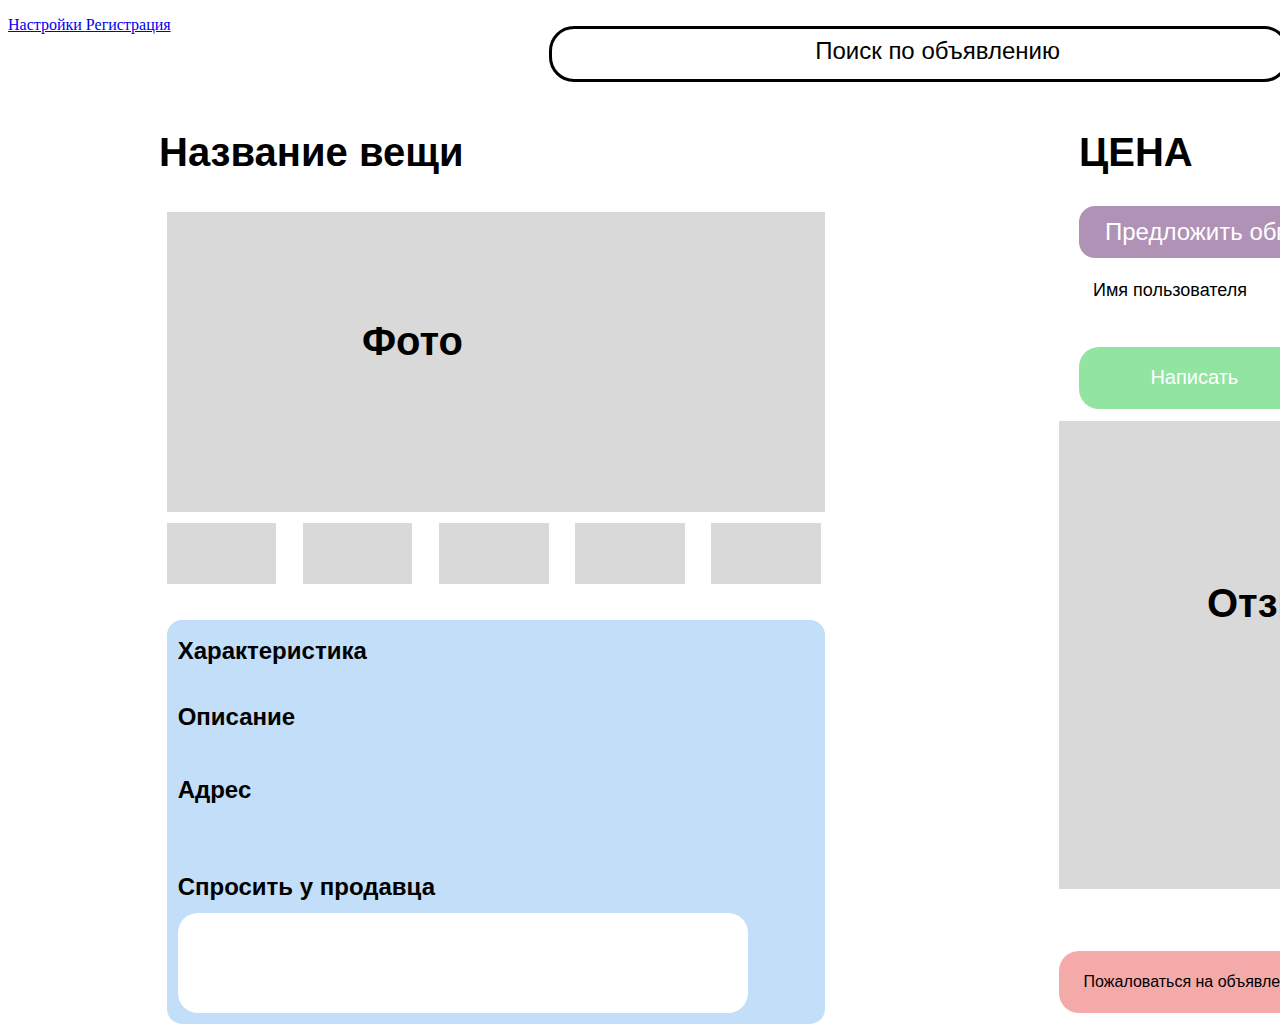
<file: about.html>
<!DOCTYPE html>
<html lang="ru">
<head>
    <meta charset="UTF-8">
    <meta name="viewport" content="width, intial-scale=1.0">
    <meta http-equiv="X-UA-Compatible" content="IE-edge">
    <title>Mvll</title>
</head>
<body>
<p><div data-layer="Объявление" style="width: 100%; height: 100%; position: relative; background: white">
    <div data-layer="Group 6" class="Group6" style="width: 1371.26px; height: 50px; left: 541px; top: 10px; position: absolute">
    <div data-layer="Group 3" class="Group3" style="width: 987.09px; height: 50px; left: 0px; top: 0px; position: absolute">
    <div data-layer="Rectangle 5" class="Rectangle5" style="width: 733.98px; height: 50px; left: 0px; top: 0px; position: absolute; background: white; border-radius: 25px; border: 3px black solid"></div>
    <div data-layer="Поиск по объявлению" style="width: 720.87px; height: 27.50px; left: 266.21px; top: 11px; position: absolute; color: black; font-size: 24px; font-family: Arial; font-weight: 400; word-wrap: break-word">Поиск по объявлению</div>
    </div>
    <div data-layer="Group 4" class="Group4" style="width: 628.54px; height: 50px; left: 742.72px; top: 0px; position: absolute">
    <div data-layer="Rectangle 6" class="Rectangle6" style="width: 157.28px; height: 50px; left: 0px; top: 0px; position: absolute; background: #92E4A1; border-radius: 20px; border: 3px black solid"></div>
    <div data-layer="Найти" style="width: 139.81px; height: 20px; left: 488.74px; top: 14.50px; position: absolute; text-align: center; color: white; font-size: 24px; font-family: Arial; font-weight: 400; line-height: 64px; word-wrap: break-word">Найти</div>
    </div>
    </div>
    <div data-layer="Название вещи" style="width: 335px; left: 151px; top: 114px; position: absolute; color: black; font-size: 40px; font-family: Arial; font-weight: 700; word-wrap: break-word">Название вещи</div>
    <div data-layer="Group 23" class="Group23" style="width: 658.32px; height: 372px; left: 158.68px; top: 196px; position: absolute">
    <div data-layer="Rectangle 34" class="Rectangle34" style="width: 658.32px; height: 300px; left: 0px; top: 0px; position: absolute; background: #D9D9D9"></div>
    <div data-layer="Фото" style="width: 195.30px; height: 58px; left: 195.30px; top: 107px; position: absolute; color: black; font-size: 40px; font-family: Arial; font-weight: 700; word-wrap: break-word">Фото</div>
    <div data-layer="Rectangle 35" class="Rectangle35" style="width: 109.72px; height: 61px; left: 0px; top: 311px; position: absolute; background: #D9D9D9"></div>
    <div data-layer="Rectangle 36" class="Rectangle36" style="width: 109.72px; height: 61px; left: 136.05px; top: 311px; position: absolute; background: #D9D9D9"></div>
    <div data-layer="Rectangle 37" class="Rectangle37" style="width: 109.72px; height: 61px; left: 272.11px; top: 311px; position: absolute; background: #D9D9D9"></div>
    <div data-layer="Rectangle 39" class="Rectangle39" style="width: 109.72px; height: 61px; left: 408.16px; top: 311px; position: absolute; background: #D9D9D9"></div>
    <div data-layer="Rectangle 41" class="Rectangle41" style="width: 109.72px; height: 61px; left: 544.21px; top: 311px; position: absolute; background: #D9D9D9"></div>
    </div>
    <div data-layer="Group 24" class="Group24" style="width: 658.32px; height: 404px; left: 158.68px; top: 604px; position: absolute">
    <div data-layer="Rectangle 42" class="Rectangle42" style="width: 658.32px; height: 404px; left: 0px; top: 0px; position: absolute; background: rgba(156.13, 201.17, 243.31, 0.62); border-radius: 15px"></div>
    <div data-layer="Характеристика" style="width: 208.47px; left: 10.97px; top: 17px; position: absolute; color: black; font-size: 24px; font-family: Arial; font-weight: 700; word-wrap: break-word">Характеристика</div>
    <div data-layer="Описание" style="width: 129.47px; left: 10.97px; top: 83px; position: absolute; color: black; font-size: 24px; font-family: Arial; font-weight: 700; word-wrap: break-word">Описание</div>
    <div data-layer="Адрес" style="width: 114.11px; height: 46px; left: 10.97px; top: 156px; position: absolute; color: black; font-size: 24px; font-family: Arial; font-weight: 700; word-wrap: break-word">Адрес</div>
    <div data-layer="Rectangle 43" class="Rectangle43" style="width: 570.54px; height: 100px; left: 10.97px; top: 293px; position: absolute; background: white; border-radius: 20px"></div>
    <div data-layer="Спросить у продавца" style="width: 283.08px; left: 10.97px; top: 253px; position: absolute; color: black; font-size: 24px; font-family: Arial; font-weight: 700; word-wrap: break-word">Спросить у продавца</div>
    </div>
    <div data-layer="Group 25" class="Group25" style="width: 281.26px; height: 51.64px; left: 1070.92px; top: 190.42px; position: absolute">
    <div data-layer="Rectangle 44" class="Rectangle44" style="width: 281.26px; height: 51.64px; left: 0px; top: 0px; position: absolute; background: #B092B6; border-radius: 16px"></div>
    <div data-layer="Предложить обмен" style="width: 251.96px; height: 28.92px; left: 26.08px; top: 11.58px; position: absolute; color: white; font-size: 24px; font-family: Arial; font-weight: 400; word-wrap: break-word">Предложить обмен</div>
    </div>
    <div data-layer="Group 26" class="Group26" style="width: 140.63px; height: 51.64px; left: 1388.51px; top: 190.42px; position: absolute">
    <div data-layer="Rectangle 45" class="Rectangle45" style="width: 140.63px; height: 51.64px; left: 0px; top: 0px; position: absolute; background: #B092B6; border-radius: 16px"></div>
    <div data-layer="Купить" style="width: 93.75px; height: 27.88px; left: 25.78px; top: 12.39px; position: absolute; color: white; font-size: 24px; font-family: Arial; font-weight: 400; word-wrap: break-word">Купить</div>
    </div>
    <div data-layer="Group 27" class="Group27" style="width: 175.79px; height: 51.64px; left: 1565.46px; top: 190.42px; position: absolute">
    <div data-layer="Rectangle 46" class="Rectangle46" style="width: 175.79px; height: 51.64px; left: 0px; top: 0px; position: absolute; background: #B092B6; border-radius: 16px"></div>
    <div data-layer="В корзину" style="width: 128.91px; height: 28.92px; left: 23.44px; top: 11.36px; position: absolute; color: white; font-size: 24px; font-family: Arial; font-weight: 400; word-wrap: break-word">В корзину</div>
    </div>
    <div data-layer="ЦЕНА" style="width: 238px; height: 39px; left: 1071px; top: 114px; position: absolute; color: black; font-size: 40px; font-family: Arial; font-weight: 700; word-wrap: break-word">ЦЕНА</div>
    <div data-layer="Имя пользователя" style="width: 181.64px; height: 21.69px; left: 1084.99px; top: 263.75px; position: absolute; color: black; font-size: 18px; font-family: Arial; font-weight: 400; word-wrap: break-word">Имя пользователя</div>
    <div data-layer="Group 28" class="Group28" style="width: 158.26px; height: 27.07px; left: 1279.52px; top: 260.65px; position: absolute">
    </div>
    <div data-layer="Group 34" class="Group34" style="width: 246.10px; height: 61.96px; left: 1070.92px; top: 330.88px; position: absolute">
    <div data-layer="Rectangle 47" class="Rectangle47" style="width: 246.10px; height: 61.96px; left: 0px; top: 0px; position: absolute; background: #92E4A1; border-radius: 20px"></div>
    <div data-layer="Написать" style="width: 103.13px; height: 23.75px; left: 71.49px; top: 19.62px; position: absolute; color: white; font-size: 20px; font-family: Arial; font-weight: 400; word-wrap: break-word">Написать</div>
    </div>
    <div data-layer="Group 35" class="Group35" style="width: 246.10px; height: 61.96px; left: 1366.24px; top: 329.84px; position: absolute">
    <div data-layer="Rectangle 47" class="Rectangle47" style="width: 246.10px; height: 61.96px; left: 0px; top: 0px; position: absolute; background: #92E4A1; border-radius: 20px"></div>
    <div data-layer="Позвонить" style="width: 114.85px; height: 23.75px; left: 65.63px; top: 19.62px; position: absolute; color: white; font-size: 20px; font-family: Arial; font-weight: 400; word-wrap: break-word">Позвонить</div>
    </div>
    <div data-layer="Rectangle 48" class="Rectangle48" style="width: 709px; height: 468px; left: 1051px; top: 405px; position: absolute; background: #D9D9D9"></div>
    <div data-layer="Отзывы" style="width: 472px; height: 219px; left: 1199px; top: 565px; position: absolute; color: black; font-size: 40px; font-family: Arial; font-weight: 700; word-wrap: break-word">Отзывы</div>
    <div data-layer="Group 36" class="Group36" style="width: 304.69px; height: 61.96px; left: 1051px; top: 935.04px; position: absolute">
    <div data-layer="Rectangle 49" class="Rectangle49" style="width: 304.69px; height: 61.96px; left: 0px; top: 0px; position: absolute; background: #F5AAAA; border-radius: 20px"></div>
    <div data-layer="Пожаловаться на объявление" style="width: 262.51px; height: 18.59px; left: 24.61px; top: 21.69px; position: absolute; color: black; font-size: 16px; font-family: Arial; font-weight: 400; word-wrap: break-word">Пожаловаться на объявление</div>
    </div>
    <div data-layer="Group 1" class="Group1" style="width: 230px; height: 30px; left: 1671px; top: 20px; position: absolute">
    <div data-layer="Rectangle 1" class="Rectangle1" style="width: 230px; height: 30px; left: 0px; top: 0px; position: absolute; background: #92E4A1; border-radius: 20px; border: 1px black solid"></div>
    <div data-layer="Регистрация или Вход" style="width: 180px; height: 25px; left: 25px; top: 3px; position: absolute; text-align: center; color: white; font-size: 16px; font-family: Arial; font-weight: 400; line-height: 64px; word-wrap: break-word">Регистрация или Вход</div>
    </div>
    </div>
        <a class="btn btn-primary" href="custom.html" target="_blank">
        Настройки
    </a>
    <a class="btn btn-primary" href="registr.html" target="_blank">
        Регистрация
    </a></p>
</body>
</html>
</file>
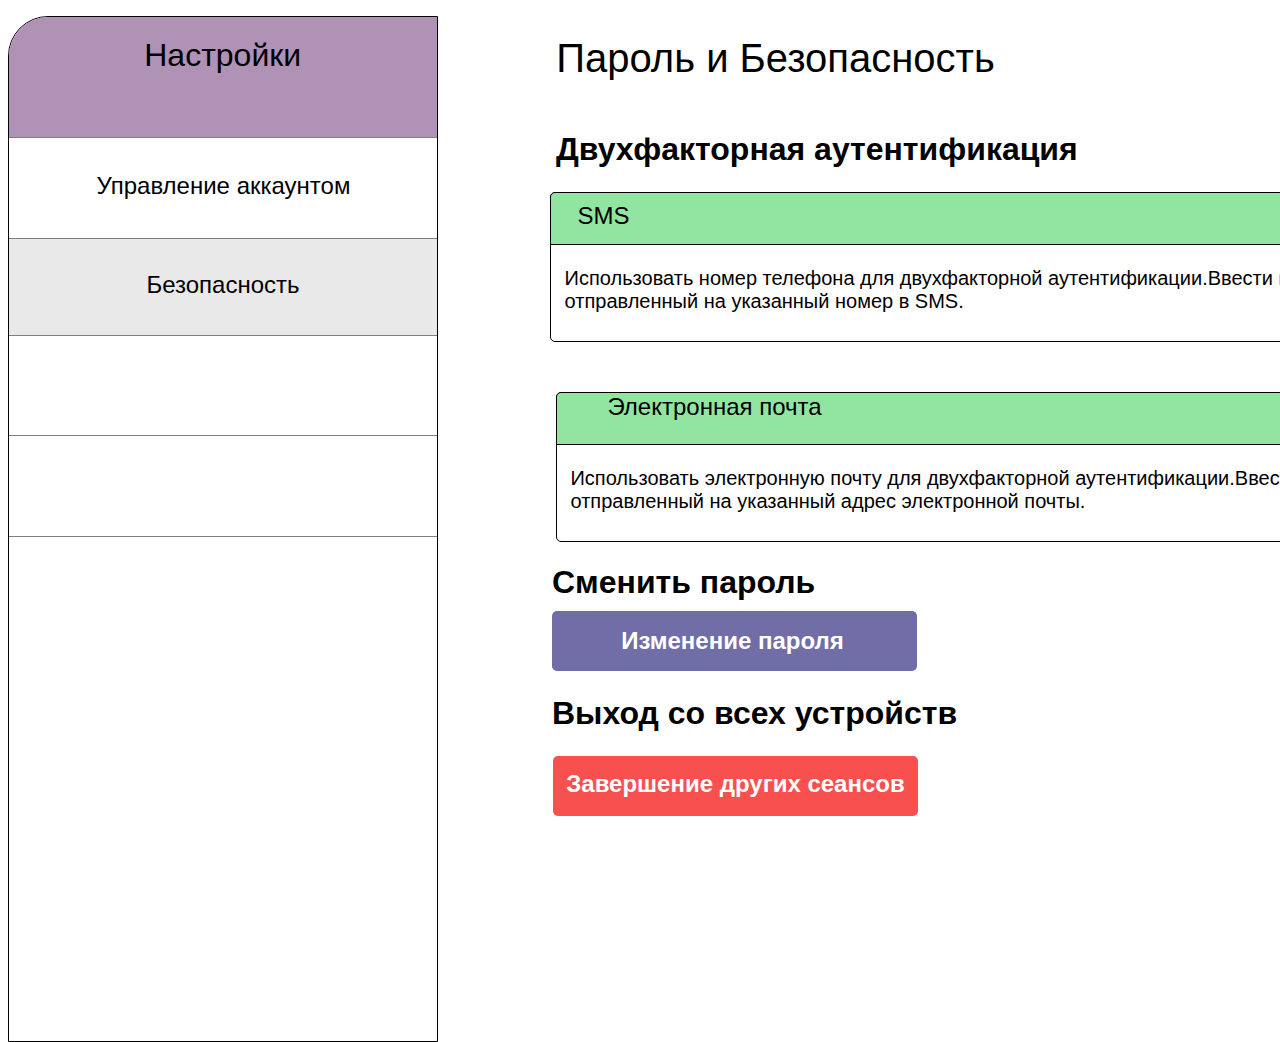
<file: contracts.html>
<!DOCTYPE html>
<html lang="ru">
<head>
    <meta charset="UTF-8">
    <meta name="viewport" content="width, intial-scale=1.0">
    <meta http-equiv="X-UA-Compatible" content="IE-edge">
    <title>Mvll</title>
</head>
<body>
<p><div data-layer="Настройки безопасность" style="width: 100%; height: 100%; position: relative; background: white">
    <div data-layer="Frame 4" class="Frame4" style="width: 428px; height: 1024px; left: 0px; top: 0px; position: absolute; border-top-left-radius: 40px; overflow: hidden; border: 1px black solid">
    <div data-layer="Group 11" class="Group11" style="width: 428px; height: 120px; left: 0px; top: 0px; position: absolute">
    <div data-layer="Rectangle 23" class="Rectangle23" style="width: 428px; height: 120px; left: 0px; top: 0px; position: absolute; background: #B092B6"></div>
    <div data-layer="Настройки" style="width: 331.35px; height: 80px; left: 48px; top: 20px; position: absolute; text-align: center; color: black; font-size: 32px; font-family: Arial; font-weight: 400; word-wrap: break-word">Настройки</div>
    </div>
    <div data-layer="Rectangle 26" class="Rectangle26" style="width: 428px; height: 100px; left: 0px; top: 218px; position: absolute; background: #E9E9E9; border-top: 1px rgba(0, 0, 0, 0.50) solid; border-right: 1px rgba(0, 0, 0, 0.50) solid; border-bottom: 1px rgba(0, 0, 0, 0.50) solid"></div>
    <div data-layer="Rectangle 27" class="Rectangle27" style="width: 428px; height: 100px; left: 0px; top: 318px; position: absolute; background: white; border-top: 1px rgba(0, 0, 0, 0.50) solid; border-right: 1px rgba(0, 0, 0, 0.50) solid; border-bottom: 1px rgba(0, 0, 0, 0.50) solid"></div>
    <div data-layer="Rectangle 28" class="Rectangle28" style="width: 428px; height: 100px; left: 0px; top: 418px; position: absolute; background: white; border-top: 1px rgba(0, 0, 0, 0.50) solid; border-right: 1px rgba(0, 0, 0, 0.50) solid; border-bottom: 1px rgba(0, 0, 0, 0.50) solid"></div>
    <div data-layer="Group 12" class="Group12" style="width: 428px; height: 100px; left: 0px; top: 120px; position: absolute">
    <div data-layer="Rectangle 24" class="Rectangle24" style="width: 428px; height: 100px; left: 0px; top: 0px; position: absolute; background: white; border-top: 1px rgba(0, 0, 0, 0.50) solid; border-right: 1px rgba(0, 0, 0, 0.50) solid; border-bottom: 1px rgba(0, 0, 0, 0.50) solid"></div>
    <div data-layer="Управление аккаунтом" style="width: 358.97px; height: 30px; left: 35px; top: 35px; position: absolute; text-align: center; color: black; font-size: 24px; font-family: Arial; font-weight: 400; word-wrap: break-word">Управление аккаунтом</div>
    </div>
    <div data-layer="Безопасность" style="width: 180px; height: 30px; left: 124px; top: 254px; position: absolute; text-align: center; color: black; font-size: 24px; font-family: Arial; font-weight: 400; word-wrap: break-word">Безопасность</div>
    </div>
    <div data-layer="Пароль и Безопасность" style="width: 439px; height: 45px; left: 548px; top: 20px; position: absolute; text-align: center; color: black; font-size: 40px; font-family: Arial; font-weight: 400; word-wrap: break-word">Пароль и Безопасность</div>
    <div data-layer="Двухфакторная аутентификация" style="left: 548px; top: 115px; position: absolute; color: black; font-size: 32px; font-family: Arial; font-weight: 700; word-wrap: break-word">Двухфакторная аутентификация</div>
    <div data-layer="Group 22" class="Group22" style="width: 902px; height: 148px; left: 542px; top: 176px; position: absolute">
    <div data-layer="Group 15" class="Group15" style="width: 901.94px; height: 148px; left: 0.06px; top: 0px; position: absolute">
    <div data-layer="Rectangle 30" class="Rectangle30" style="width: 901.94px; height: 148px; left: 0px; top: 0px; position: absolute; background: white; border-radius: 5px; border: 1px black solid"></div>
    <div data-layer="Использовать номер телефона для двухфакторной аутентификации.Ввести код, отправленный на указанный номер в SMS." class="Sms" style="width: 830.74px; height: 62px; left: 14.56px; top: 52px; position: absolute; color: black; font-size: 20px; font-family: Arial; font-weight: 400; word-wrap: break-word"><br/>Использовать номер телефона для двухфакторной аутентификации.Ввести код, отправленный на указанный номер в SMS.</div>
    </div>
    <div data-layer="Group 14" class="Group14" style="width: 902px; height: 51px; left: 0px; top: 0px; position: absolute">
    <div data-layer="Rectangle 29" class="Rectangle29" style="width: 902px; height: 51px; left: 0px; top: 0px; position: absolute; background: #92E4A1; border-top-left-radius: 5px; border-top-right-radius: 5px; border: 1px black solid"></div>
    <div data-layer="Отображаемое имя" style="width: 63.66px; left: 21.62px; top: 10px; position: absolute; text-align: center; color: black; font-size: 24px; font-family: Arial; font-weight: 400; word-wrap: break-word">SMS</div>
    </div>
    </div>
    <div data-layer="Отображаемое имя" style="width: 915px; height: 148px; left: 529px; top: 376px; position: absolute">
    <div data-layer="Group 15" class="Group15" style="width: 895.97px; height: 148px; left: 19.02px; top: 0px; position: absolute">
    <div data-layer="Rectangle 30" class="Rectangle30" style="width: 895.97px; height: 148px; left: 0px; top: 0px; position: absolute; background: white; border-radius: 5px; border: 1px black solid"></div>
    <div data-layer="Использовать электронную почту для двухфакторной аутентификации.Ввести код, отправленный на указанный адрес электронной почты." style="width: 825.24px; height: 62px; left: 14.47px; top: 52px; position: absolute; color: black; font-size: 20px; font-family: Arial; font-weight: 400; word-wrap: break-word"><br/>Использовать электронную почту для двухфакторной аутентификации.Ввести код, отправленный на указанный адрес электронной почты. </div>
    </div>
    <div data-layer="Group 14" class="Group14" style="width: 915px; height: 52px; left: 0px; top: 0px; position: absolute">
    <div data-layer="Rectangle 29" class="Rectangle29" style="width: 896.24px; height: 51px; left: 18.76px; top: 0px; position: absolute; background: #92E4A1; border-top-left-radius: 5px; border-top-right-radius: 5px; border: 1px black solid"></div>
    <div data-layer="Отображаемое имя" style="width: 355.01px; height: 51px; left: 0px; top: 1px; position: absolute; text-align: center; color: black; font-size: 24px; font-family: Arial; font-weight: 400; word-wrap: break-word">Электронная почта</div>
    </div>
    </div>
    <div data-layer="Сменить пароль" style="left: 544px; top: 548px; position: absolute; color: black; font-size: 32px; font-family: Arial; font-weight: 700; word-wrap: break-word">Сменить пароль</div>
    <div data-layer="Rectangle 32" class="Rectangle32" style="width: 365px; height: 60px; left: 544px; top: 595px; position: absolute; background: #716DA6; border-radius: 5px"></div>
    <div data-layer="Изменение пароля" style="width: 325px; left: 562px; top: 611px; position: absolute; text-align: center; color: white; font-size: 24px; font-family: Arial; font-weight: 700; word-wrap: break-word">Изменение пароля</div>
    <div data-layer="Выход со всех устройств" style="left: 544px; top: 679px; position: absolute; color: black; font-size: 32px; font-family: Arial; font-weight: 700; word-wrap: break-word">Выход со всех устройств</div>
    <div data-layer="Rectangle 33" class="Rectangle33" style="width: 365px; height: 60px; left: 545px; top: 740px; position: absolute; background: #F84F4F; border-radius: 5px"></div>
    <div data-layer="Завершение других сеансов" style="width: 365px; left: 545px; top: 726px; position: absolute; text-align: center; color: white; font-size: 24px; font-family: Arial; font-weight: 700; word-wrap: break-word"><br/>Завершение других сеансов</div>
    </div></p>
</body>
</html>
</file>
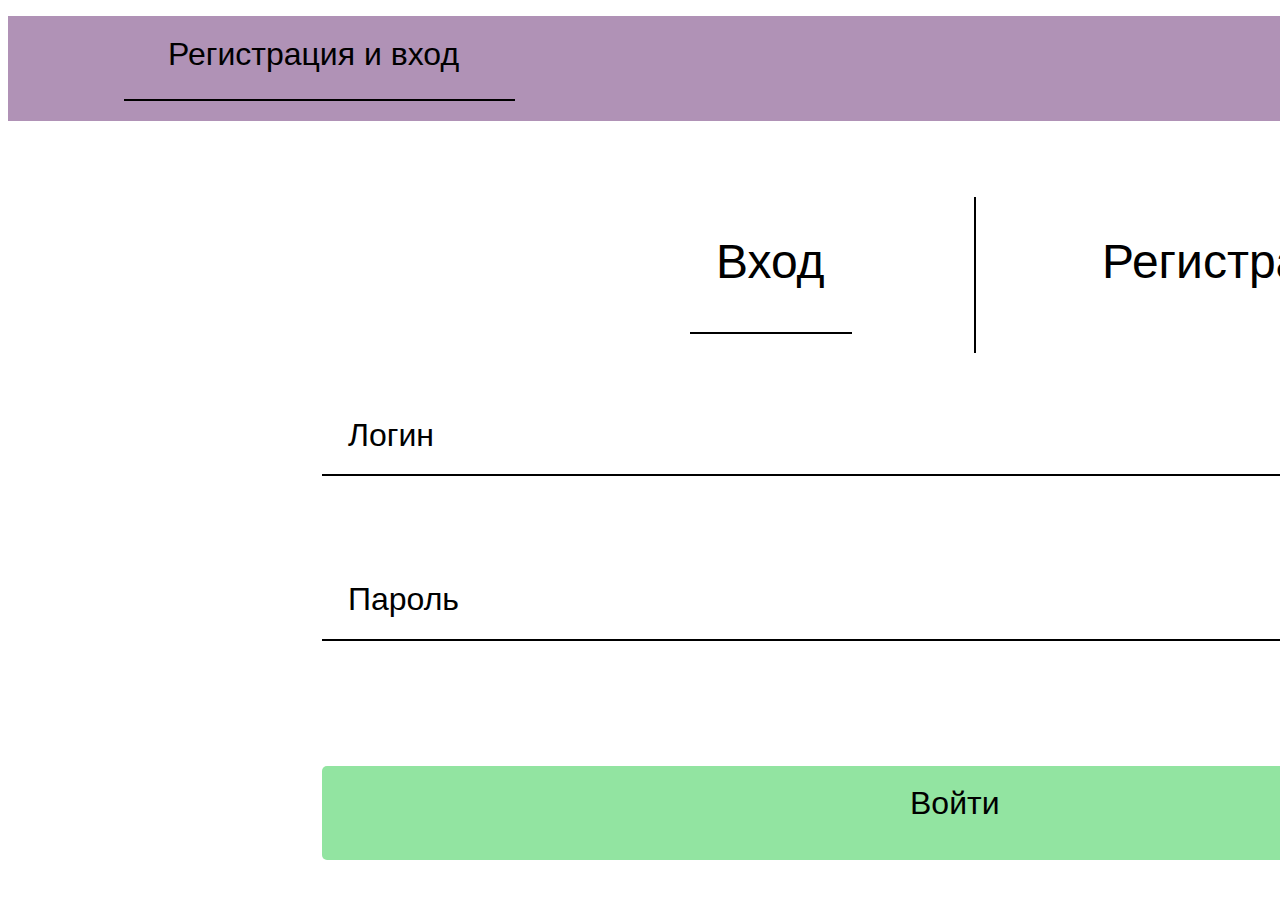
<file: page.html>
<!DOCTYPE html>
<html lang="ru">
<head>
    <meta charset="UTF-8">
    <meta name="viewport" content="width, intial-scale=1.0">
    <meta http-equiv="X-UA-Compatible" content="IE-edge">
    <title>Mvll</title>
</head>
<body>
<p><div data-layer="Вход" style="width: 100%; height: 100%; position: relative; background: white">
    <div data-layer="Group 9" class="Group9" style="width: 1920px; height: 105px; left: 0px; top: 0px; position: absolute">
    <div data-layer="Rectangle 9" class="Rectangle9" style="width: 1920px; height: 105px; left: 0px; top: 0px; position: absolute; background: #B092B6"></div>
    <div data-layer="Регистрация и вход" style="width: 389.33px; left: 160px; top: 20px; position: absolute; color: black; font-size: 32px; font-family: Arial; font-weight: 400; word-wrap: break-word">Регистрация и вход</div>
    <div data-layer="Line 3" class="Line3" style="width: 389.33px; height: 0px; left: 116px; top: 83px; position: absolute; border: 1px black solid"></div>
    </div>
    <div data-layer="Логин" style="width: 128px; height: 54px; left: 340px; top: 401px; position: absolute; color: black; font-size: 32px; font-family: Arial; font-weight: 400; word-wrap: break-word">Логин</div>
    <div data-layer="Line 4" class="Line4" style="width: 1292px; height: 0px; left: 314px; top: 458.23px; position: absolute; border: 1px black solid"></div>
    <div data-layer="Пароль" style="width: 165px; height: 55px; left: 340px; top: 565px; position: absolute; color: black; font-size: 32px; font-family: Arial; font-weight: 400; word-wrap: break-word">Пароль</div>
    <div data-layer="Line 5" class="Line5" style="width: 1292px; height: 0px; left: 314px; top: 622.51px; position: absolute; border: 1px black solid"></div>
    <div data-layer="Rectangle 51" class="Rectangle51" style="width: 1292px; height: 94px; left: 314px; top: 750px; position: absolute; background: #92E4A1; border-radius: 5px"></div>
    <div data-layer="Войти" style="width: 132px; height: 54px; left: 902px; top: 769px; position: absolute; color: black; font-size: 32px; font-family: Arial; font-weight: 400; word-wrap: break-word">Войти</div>
    <div data-layer="Вход" style="width: 160px; height: 80px; left: 708px; top: 218px; position: absolute; color: black; font-size: 48px; font-family: Arial; font-weight: 400; word-wrap: break-word">Вход</div>
    <div data-layer="Регистрация" style="width: 412px; height: 80px; left: 1094px; top: 218px; position: absolute; color: black; font-size: 48px; font-family: Arial; font-weight: 400; word-wrap: break-word">Регистрация</div>
    <div data-layer="Line 6" class="Line6" style="width: 154px; height: 0px; left: 968px; top: 181px; position: absolute; transform: rotate(90deg); transform-origin: 0 0; border: 1px black solid"></div>
    <div data-layer="Line 7" class="Line7" style="width: 160px; height: 0px; left: 682px; top: 316px; position: absolute; border: 1px black solid"></div>
    </div>
    <a class="btn btn-primary" href=" contracts.html" target="_blank">
        Вход
    </a></p>
</body>
</html>
</file>
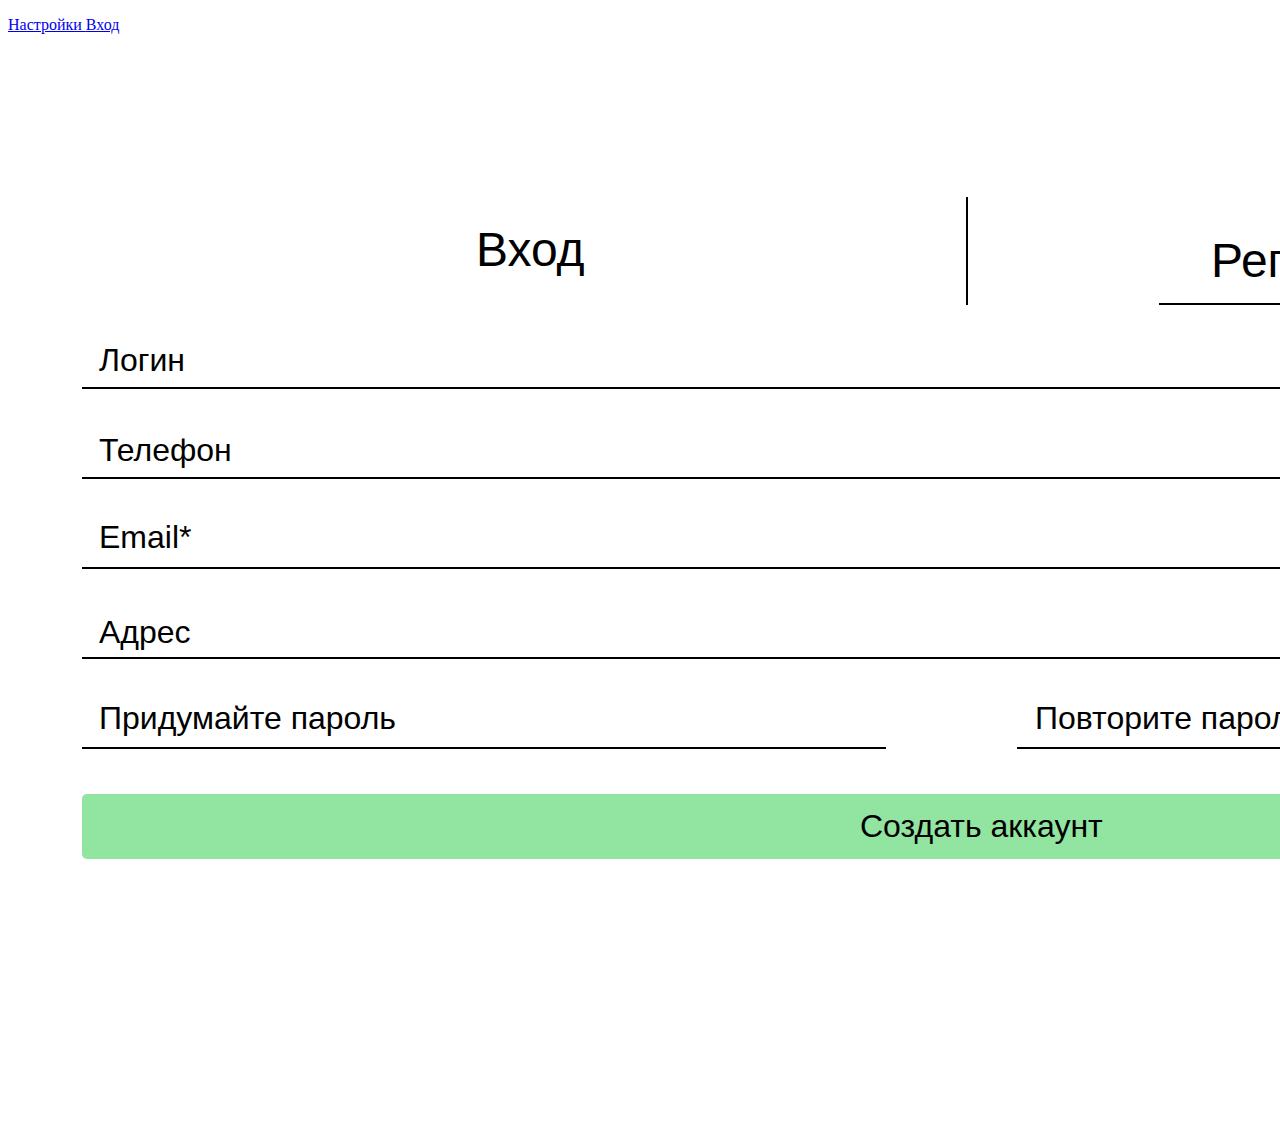
<file: registr.html>
<!DOCTYPE html>
<html lang="ru">
<head>
    <meta charset="UTF-8">
    <meta name="viewport" content="width, intial-scale=1.0">
    <meta http-equiv="X-UA-Compatible" content="IE-edge">
    <title>Mvll</title>
</head>
<body>
<p><div style="width: 100%; height: 100%; position: relative; background: white">
    <div style="width: 112px; height: 37px; left: 91px; top: 326px; position: absolute; color: black; font-size: 32px; font-family: Arial; font-weight: 400; word-wrap: break-word">Логин</div>
    <div style="width: 1736.02px; height: 0px; left: 74px; top: 371px; position: absolute; border: 1px black solid"></div>
    <div style="width: 172px; height: 38px; left: 91px; top: 416px; position: absolute; color: black; font-size: 32px; font-family: Arial; font-weight: 400; word-wrap: break-word">Телефон</div>
    <div style="width: 1736.01px; height: 0px; left: 74px; top: 461px; position: absolute; border: 1px black solid"></div>
    <div style="width: 119px; height: 37px; left: 91px; top: 598px; position: absolute; color: black; font-size: 32px; font-family: Arial; font-weight: 400; word-wrap: break-word">Адрес</div>
    <div style="width: 1736.01px; height: 0px; left: 74px; top: 641px; position: absolute; border: 1px black solid"></div>
    <div style="width: 385px; height: 37px; left: 91px; top: 684px; position: absolute; color: black; font-size: 32px; font-family: Arial; font-weight: 400; word-wrap: break-word">Придумайте пароль</div>
    <div style="width: 802px; height: 0px; left: 74px; top: 731px; position: absolute; border: 1px black solid"></div>
    <div style="width: 351px; height: 37px; left: 1027px; top: 684px; position: absolute; color: black; font-size: 32px; font-family: Arial; font-weight: 400; word-wrap: break-word">Повторите пароль</div>
    <div style="width: 802px; height: 0px; left: 1009px; top: 731px; position: absolute; border: 1px black solid"></div>
    <div style="width: 1920px; height: 65px; left: 74px; top: 778px; position: absolute; background: #92E4A1; border-radius: 5px"></div>
    <div style="width: 314px; height: 38px; left: 852px; top: 792px; position: absolute; color: black; font-size: 32px; font-family: Arial; font-weight: 400; word-wrap: break-word">Создать аккаунт</div>
    <div style="width: 141px; height: 56px; left: 468px; top: 206px; position: absolute; color: black; font-size: 48px; font-family: Arial; font-weight: 400; word-wrap: break-word">Вход</div>
    <div style="width: 363px; height: 56px; left: 1203px; top: 217px; position: absolute; color: black; font-size: 48px; font-family: Arial; font-weight: 400; word-wrap: break-word">Регистрация</div>
    <div style="width: 106px; height: 0px; left: 960px; top: 181px; position: absolute; transform: rotate(90deg); transform-origin: 0 0; border: 1px black solid"></div>
    <div style="width: 415px; height: 0px; left: 1151px; top: 287px; position: absolute; border: 1px black solid"></div>
    <div style="width: 120px; height: 38px; left: 91px; top: 503px; position: absolute; color: black; font-size: 32px; font-family: Arial; font-weight: 400; word-wrap: break-word">Email*</div>
    <div style="width: 1736.03px; height: 0px; left: 74px; top: 551px; position: absolute; border: 1px black solid"></div>
    <div style="width: 370px; height: 93px; left: 1440px; top: 1024px; position: absolute; background: #D9D9D9"></div>
    </div>
    <a class="btn btn-primary" href="custom.html" target="_blank">
        Настройки
    </a>
    <a class="btn btn-primary" href="page.html" target="_blank">
        Вход
    </a></p>
</body>
</html>
</file>
